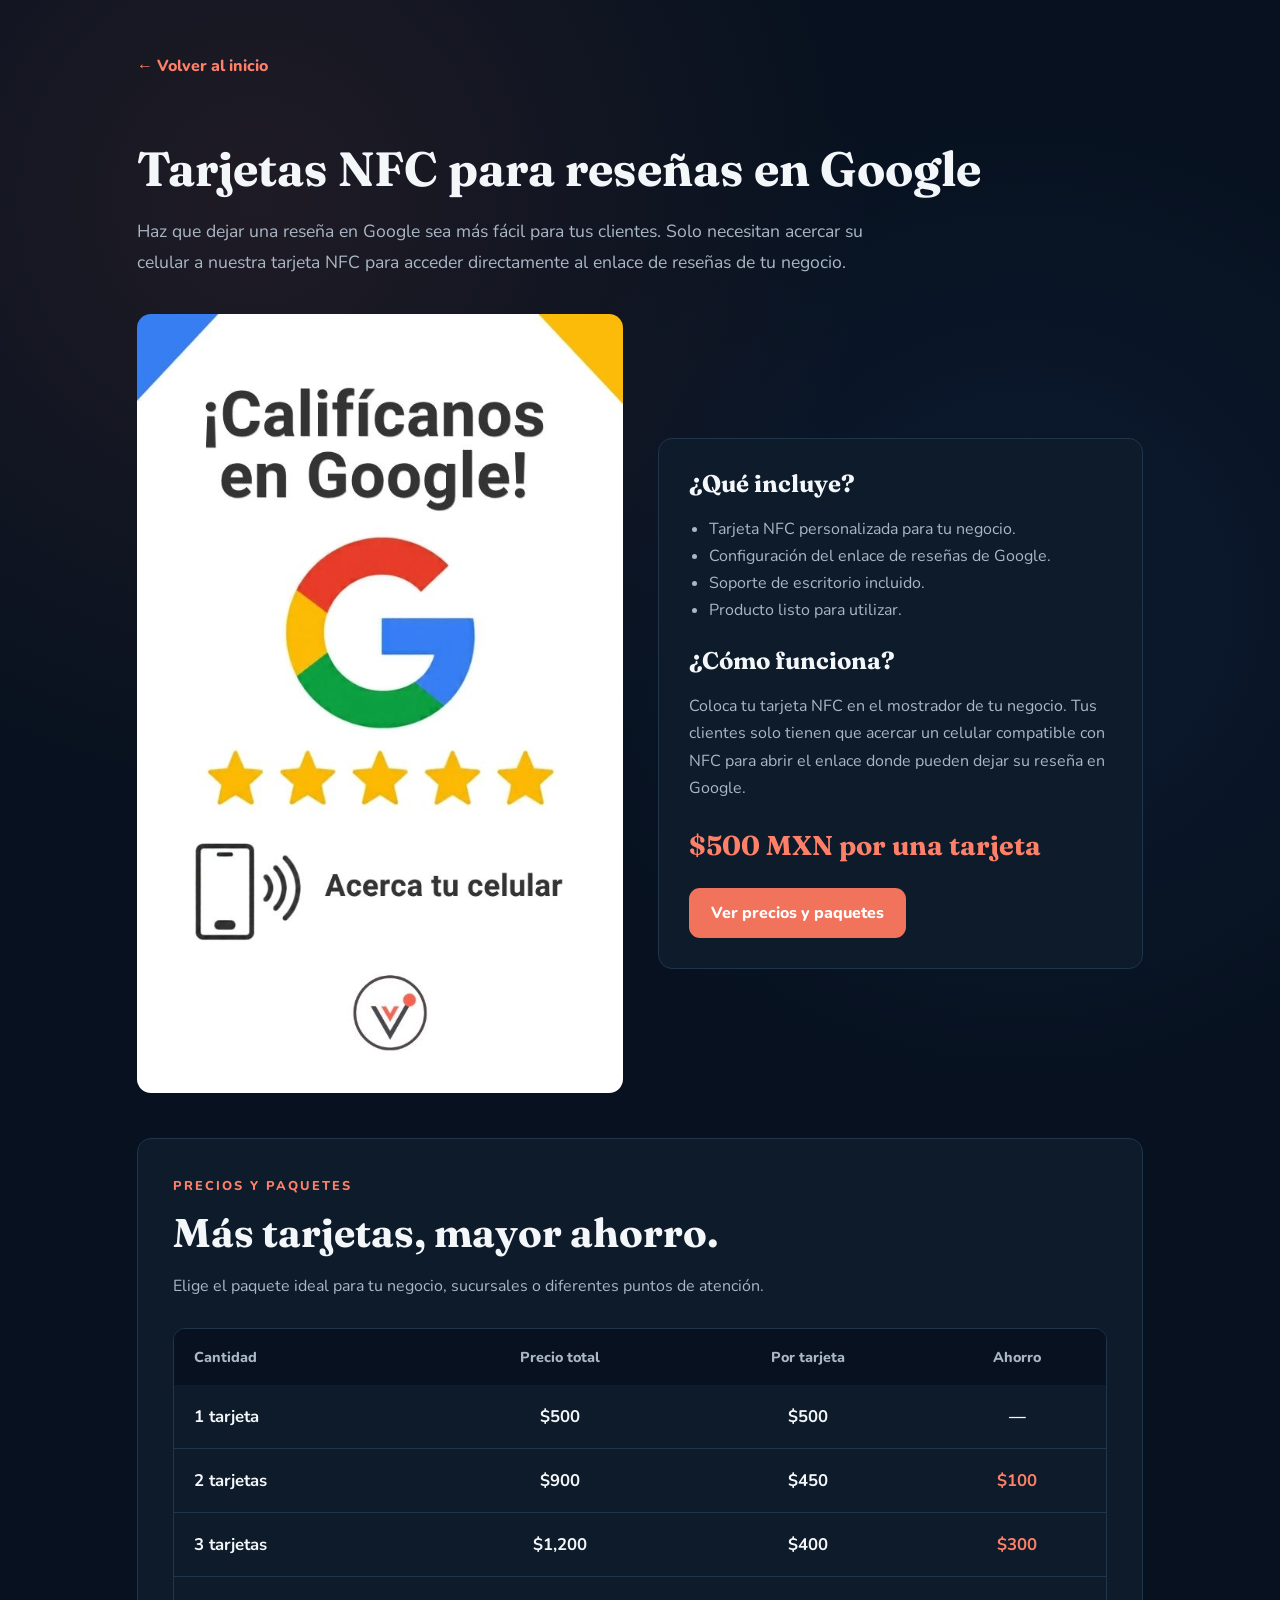
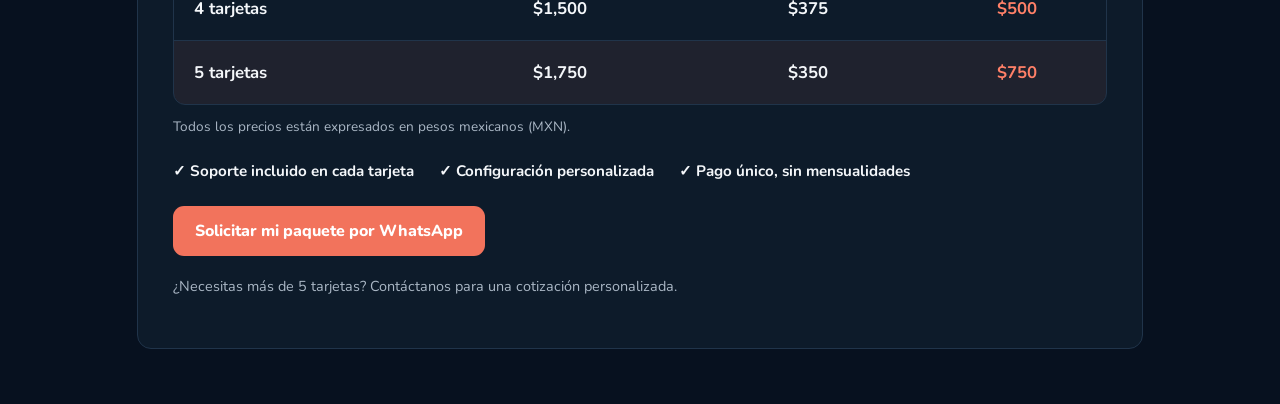
<file: nfc.html>
<!DOCTYPE html>
<html lang="es">
<head>
  <meta charset="UTF-8">
  <meta name="viewport" content="width=device-width, initial-scale=1.0">
  <title>Tarjetas NFC | Visible</title>
  <link rel="stylesheet" href="nfc.css">
</head>

<body>

  <main class="detalle-servicio">

    <a href="index.html" class="volver">← Volver al inicio</a>

    <h1>Tarjetas NFC para reseñas en Google</h1>

    <p class="descripcion">
      Haz que dejar una reseña en Google sea más fácil para tus clientes.
      Solo necesitan acercar su celular a nuestra tarjeta NFC
      para acceder directamente al enlace de reseñas de tu negocio.
    </p>

    <section class="contenido-nfc">

      <div>
        <img
          src="img/tarjeta-nfc.jpg"
          alt="Ejemplo de tarjeta NFC para reseñas"
          class="imagen-nfc"
        >
      </div>

      <div class="informacion-nfc">

        <h2>¿Qué incluye?</h2>

        <ul>
          <li>Tarjeta NFC personalizada para tu negocio.</li>
          <li>Configuración del enlace de reseñas de Google.</li>
          <li>Soporte de escritorio incluido.</li>
          <li>Producto listo para utilizar.</li>
        </ul>

        <h2>¿Cómo funciona?</h2>

        <p>
          Coloca tu tarjeta NFC en el mostrador de tu negocio.
          Tus clientes solo tienen que acercar un celular compatible
          con NFC para abrir el enlace donde pueden dejar su reseña en Google.
        </p>

        <p class="precio-nfc">$500 MXN por una tarjeta</p>

        <a class="boton-nfc" href="#paquetes">
          Ver precios y paquetes
        </a>

      </div>

    </section>

    <!-- SECCIÓN DE PRECIOS Y PAQUETES -->

    <section class="paquetes-nfc" id="paquetes">

      <span class="etiqueta-paquetes">PRECIOS Y PAQUETES</span>

      <h2>Más tarjetas, mayor ahorro.</h2>

      <p class="descripcion-paquetes">
        Elige el paquete ideal para tu negocio, sucursales
        o diferentes puntos de atención.
      </p>

      <div class="tabla-contenedor">

        <table class="tabla-precios">

          <thead>
            <tr>
              <th>Cantidad</th>
              <th>Precio total</th>
              <th>Por tarjeta</th>
              <th>Ahorro</th>
            </tr>
          </thead>

          <tbody>
            <tr>
              <td>1 tarjeta</td>
              <td>$500</td>
              <td>$500</td>
              <td>—</td>
            </tr>

            <tr>
              <td>2 tarjetas</td>
              <td>$900</td>
              <td>$450</td>
              <td class="ahorro">$100</td>
            </tr>

            <tr>
              <td>3 tarjetas</td>
              <td>$1,200</td>
              <td>$400</td>
              <td class="ahorro">$300</td>
            </tr>

            <tr>
              <td>4 tarjetas</td>
              <td>$1,500</td>
              <td>$375</td>
              <td class="ahorro">$500</td>
            </tr>

            <tr class="mejor-ahorro">
              <td>5 tarjetas</td>
              <td>$1,750</td>
              <td>$350</td>
              <td class="ahorro">$750</td>
            </tr>
          </tbody>

        </table>

      </div>

      <p class="nota-precios">
        Todos los precios están expresados en pesos mexicanos (MXN).
      </p>

      <div class="beneficios-paquetes">
        <span>✓ Soporte incluido en cada tarjeta</span>
        <span>✓ Configuración personalizada</span>
        <span>✓ Pago único, sin mensualidades</span>
      </div>

      <a
        class="boton-nfc"
        href="https://wa.me/524492594277?text=Hola%2C%20me%20interesa%20un%20paquete%20de%20tarjetas%20NFC%20de%20Visible."
        target="_blank"
        rel="noopener noreferrer"
      >
        Solicitar mi paquete por WhatsApp
      </a>

      <p class="cotizacion-paquetes">
        ¿Necesitas más de 5 tarjetas?
        Contáctanos para una cotización personalizada.
      </p>

    </section>

  </main>

</body>
</html>
</file>
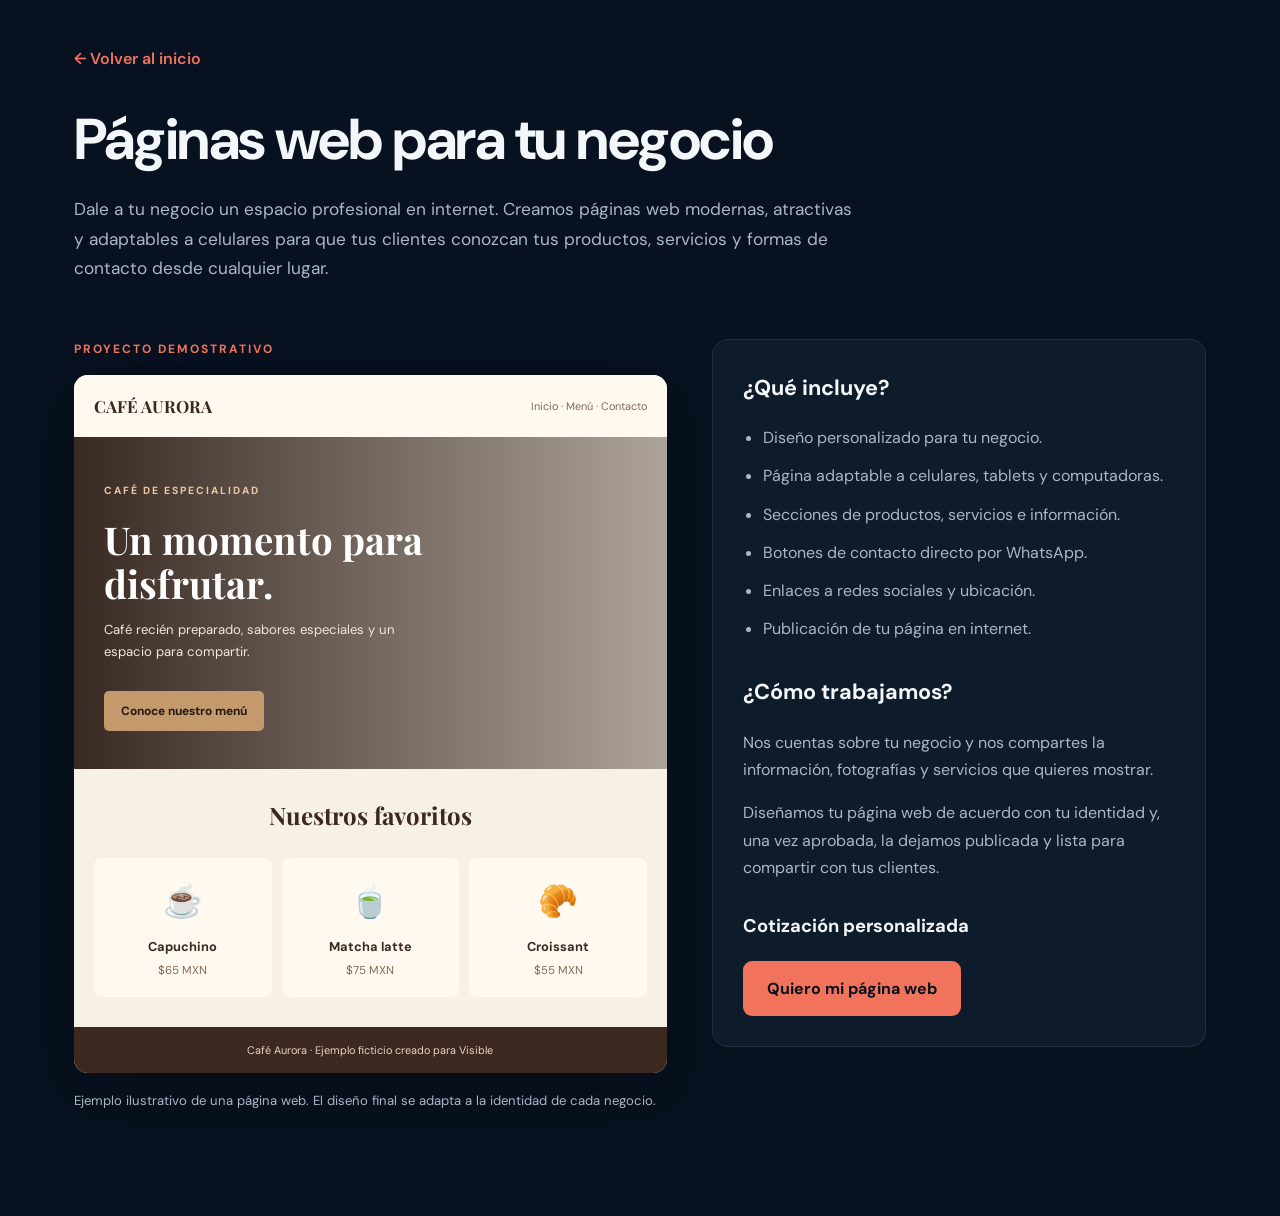
<file: paginas-web.html>
<!DOCTYPE html>
<html lang="es">
<head>
  <meta charset="UTF-8">
  <meta name="viewport" content="width=device-width, initial-scale=1.0">
  <title>Páginas web para negocios | Visible</title>
  <link rel="stylesheet" href="paginas-web.css">
</head>

<body>

  <main class="detalle-servicio">

    <a href="index.html" class="volver">← Volver al inicio</a>

    <h1>Páginas web para tu negocio</h1>

    <p class="descripcion">
      Dale a tu negocio un espacio profesional en internet.
      Creamos páginas web modernas, atractivas y adaptables
      a celulares para que tus clientes conozcan tus productos,
      servicios y formas de contacto desde cualquier lugar.
    </p>

    <section class="contenido-web">

      <div class="ejemplo-web">

        <p class="etiqueta-ejemplo">PROYECTO DEMOSTRATIVO</p>

        <div class="sitio-demo">
          <div class="demo-nav">
            <span class="demo-logo">CAFÉ AURORA</span>
            <span class="demo-menu">Inicio · Menú · Contacto</span>
          </div>

          <div class="demo-hero">
            <div class="demo-contenido">
              <span class="demo-subtitulo">CAFÉ DE ESPECIALIDAD</span>
              <h2>Un momento para disfrutar.</h2>
              <p>
                Café recién preparado, sabores especiales
                y un espacio para compartir.
              </p>
              <span class="demo-boton">Conoce nuestro menú</span>
            </div>
          </div>

          <div class="demo-productos">
            <h3>Nuestros favoritos</h3>

            <div class="demo-grid">
              <div class="demo-producto">
                <span>☕</span>
                <h4>Capuchino</h4>
                <p>$65 MXN</p>
              </div>

              <div class="demo-producto">
                <span>🍵</span>
                <h4>Matcha latte</h4>
                <p>$75 MXN</p>
              </div>

              <div class="demo-producto">
                <span>🥐</span>
                <h4>Croissant</h4>
                <p>$55 MXN</p>
              </div>
            </div>
          </div>

          <div class="demo-footer">
            Café Aurora · Ejemplo ficticio creado para Visible
          </div>
        </div>

        <p class="nota-demo">
          Ejemplo ilustrativo de una página web.
          El diseño final se adapta a la identidad de cada negocio.
        </p>

      </div>

      <div class="informacion-web">

        <h2>¿Qué incluye?</h2>

        <ul>
          <li>Diseño personalizado para tu negocio.</li>
          <li>Página adaptable a celulares, tablets y computadoras.</li>
          <li>Secciones de productos, servicios e información.</li>
          <li>Botones de contacto directo por WhatsApp.</li>
          <li>Enlaces a redes sociales y ubicación.</li>
          <li>Publicación de tu página en internet.</li>
        </ul>

        <h2>¿Cómo trabajamos?</h2>

        <p>
          Nos cuentas sobre tu negocio y nos compartes
          la información, fotografías y servicios que
          quieres mostrar.
        </p>

        <p>
          Diseñamos tu página web de acuerdo con tu
          identidad y, una vez aprobada, la dejamos
          publicada y lista para compartir con tus clientes.
        </p>

        <p class="precio-web">Cotización personalizada</p>

        <a
          class="boton-web"
          href="https://wa.me/524492594277?text=Hola%2C%20me%20interesa%20tener%20una%20p%C3%A1gina%20web%20para%20mi%20negocio.%20%C2%BFPodr%C3%ADan%20darme%20una%20cotizaci%C3%B3n%3F"
          target="_blank"
          rel="noopener noreferrer"
        >
          Quiero mi página web
        </a>

      </div>

    </section>

  </main>

</body>
</html>
</file>
<file: nfc.css>
@import url('https://fonts.googleapis.com/css2?family=Fraunces:wght@500;700;900&family=Nunito:wght@400;600;700;800&display=swap');

:root {
  --cream: #07111F;
  --panel: #0D1B2A;
  --ink: #F4F7FA;
  --ink-soft: #AAB7C5;
  --coral: #F2735C;
  --coral-deep: #FF8068;
  --line: #20344A;
}

* {
  box-sizing: border-box;
}

html {
  scroll-behavior: smooth;
}

body {
  margin: 0;
  min-height: 100vh;
  background:
    radial-gradient(circle at 20% 10%, rgba(242,115,92,.10), transparent 30%),
    radial-gradient(circle at 80% 30%, rgba(80,140,255,.08), transparent 30%),
    var(--cream);
  color: var(--ink);
  font-family: 'Nunito', sans-serif;
}

/* ESTILOS ORIGINALES */

.detalle-servicio {
  max-width: 1050px;
  margin: 55px auto;
  padding: 0 22px;
}

.volver {
  display: inline-block;
  margin-bottom: 30px;
  color: var(--coral-deep);
  text-decoration: none;
  font-weight: 800;
}

.volver:hover {
  color: var(--ink);
}

.detalle-servicio h1,
.informacion-nfc h2 {
  font-family: 'Fraunces', serif;
  color: var(--ink);
}

.detalle-servicio h1 {
  font-size: clamp(2rem, 5vw, 3rem);
  margin-bottom: 15px;
}

.descripcion {
  font-size: 1.1rem;
  line-height: 1.8;
  max-width: 750px;
  margin-bottom: 35px;
  color: var(--ink-soft);
}

.contenido-nfc {
  display: grid;
  grid-template-columns: 1fr 1fr;
  gap: 35px;
  align-items: center;
}

.imagen-nfc {
  display: block;
  width: 100%;
  border-radius: 14px;
  background: var(--panel);
}

.informacion-nfc {
  background: var(--panel);
  padding: 30px;
  border-radius: 14px;
  border: 1px solid var(--line);
}

.informacion-nfc h2 {
  margin: 0 0 18px;
}

.informacion-nfc ul {
  padding-left: 20px;
  line-height: 2;
  margin-bottom: 22px;
}

.informacion-nfc li,
.informacion-nfc p {
  color: var(--ink-soft);
  line-height: 1.7;
}

.precio-nfc {
  font-family: 'Fraunces', serif;
  font-size: 1.7rem;
  font-weight: 700;
  margin: 20px 0;
  color: var(--coral-deep) !important;
}

.boton-nfc {
  display: inline-block;
  background: var(--coral);
  color: #fff;
  padding: 14px 22px;
  border-radius: 11px;
  text-decoration: none;
  font-weight: 800;
  transition: transform .3s ease, box-shadow .3s ease;
}

.boton-nfc:hover {
  transform: translateY(-3px);
  box-shadow: 0 8px 25px rgba(242,115,92,.35);
}

/* NUEVA SECCION DE PRECIOS Y PAQUETES */

.paquetes-nfc {
  margin-top: 45px;
  padding: 35px;
  background: var(--panel);
  border: 1px solid var(--line);
  border-radius: 14px;
  scroll-margin-top: 25px;
}

.etiqueta-paquetes {
  color: var(--coral-deep);
  font-size: .8rem;
  font-weight: 800;
  letter-spacing: 2px;
}

.paquetes-nfc h2 {
  font-family: 'Fraunces', serif;
  font-size: clamp(1.8rem, 4vw, 2.5rem);
  margin: 12px 0;
  color: var(--ink);
}

.descripcion-paquetes {
  color: var(--ink-soft);
  line-height: 1.7;
  margin-bottom: 28px;
}

.tabla-contenedor {
  overflow-x: auto;
  border: 1px solid var(--line);
  border-radius: 12px;
}

.tabla-precios {
  width: 100%;
  border-collapse: collapse;
  text-align: center;
}

.tabla-precios th {
  background: var(--cream);
  color: var(--ink-soft);
  font-size: .9rem;
  font-weight: 800;
  padding: 18px 12px;
}

.tabla-precios td {
  padding: 20px 12px;
  border-bottom: 1px solid var(--line);
  font-size: 1.05rem;
  font-weight: 700;
  white-space: nowrap;
}

.tabla-precios th:first-child,
.tabla-precios td:first-child {
  text-align: left;
  padding-left: 20px;
}

.tabla-precios tbody tr:last-child td {
  border-bottom: none;
}

.tabla-precios tbody tr:hover {
  background: rgba(255,255,255,.03);
}

.ahorro {
  color: var(--coral-deep);
  font-weight: 800;
}

.mejor-ahorro {
  background: rgba(242,115,92,.08);
}

.nota-precios {
  font-size: .85rem;
  color: var(--ink-soft);
  margin-top: 12px;
}

.beneficios-paquetes {
  display: flex;
  flex-wrap: wrap;
  gap: 12px 25px;
  margin: 25px 0;
}

.beneficios-paquetes span {
  color: var(--ink);
  font-size: .95rem;
  font-weight: 700;
}

.cotizacion-paquetes {
  color: var(--ink-soft);
  font-size: .9rem;
  line-height: 1.7;
  margin-top: 18px;
}

/* DISEÑO PARA CELULARES */

@media (max-width: 700px) {

  .detalle-servicio {
    margin: 30px auto;
  }

  .contenido-nfc {
    grid-template-columns: 1fr;
  }

  .informacion-nfc {
    padding: 22px;
  }

  .paquetes-nfc {
    margin-top: 30px;
    padding: 20px;
  }

  .tabla-precios th,
  .tabla-precios td {
    padding: 14px 8px;
    font-size: .85rem;
  }

  .tabla-precios th:first-child,
  .tabla-precios td:first-child {
    padding-left: 10px;
  }

  .beneficios-paquetes {
    flex-direction: column;
  }

  .paquetes-nfc .boton-nfc {
    display: block;
    text-align: center;
  }

}
</file>
<file: paginas-web.css>
@import url('https://fonts.googleapis.com/css2?family=DM+Sans:wght@400;500;600;700&family=Playfair+Display:wght@500;600;700&display=swap');

:root {
  --fondo: #07111F;
  --panel: #0D1B2A;
  --coral: #F2735C;
  --blanco: #F4F7FA;
  --gris: #AAB7C5;
}

* {
  box-sizing: border-box;
}

body {
  margin: 0;
  background: var(--fondo);
  color: var(--blanco);
  font-family: 'DM Sans', sans-serif;
  line-height: 1.7;
}

.detalle-servicio {
  max-width: 1180px;
  margin: auto;
  padding: 45px 24px 90px;
}

.volver {
  display: inline-block;
  color: var(--coral);
  text-decoration: none;
  font-weight: 600;
  margin-bottom: 35px;
}

.volver:hover {
  text-decoration: underline;
}

h1 {
  font-size: clamp(2.2rem, 5vw, 3.6rem);
  line-height: 1.15;
  letter-spacing: -1.5px;
  margin: 0 0 22px;
}

.descripcion {
  max-width: 780px;
  color: var(--gris);
  font-size: 1.08rem;
  margin-bottom: 55px;
}

.contenido-web {
  display: grid;
  grid-template-columns: 1.2fr 1fr;
  gap: 45px;
  align-items: start;
}

.ejemplo-web {
  min-width: 0;
}

.etiqueta-ejemplo {
  color: var(--coral);
  font-size: 0.75rem;
  font-weight: 700;
  letter-spacing: 2px;
  margin: 0 0 16px;
}

.sitio-demo {
  background: #F7F0E5;
  color: #3B291F;
  border-radius: 14px;
  overflow: hidden;
  box-shadow: 0 20px 60px rgba(0, 0, 0, 0.25);
}

.demo-nav {
  display: flex;
  align-items: center;
  justify-content: space-between;
  gap: 12px;
  padding: 17px 20px;
  background: #FFF9F0;
}

.demo-logo {
  font-family: 'Playfair Display', serif;
  font-size: 1.05rem;
  font-weight: 700;
}

.demo-menu {
  font-size: 0.68rem;
  color: #806958;
  white-space: nowrap;
}

.demo-hero {
  min-height: 300px;
  display: flex;
  align-items: center;
  padding: 38px 30px;
  background:
    linear-gradient(90deg, rgba(35, 20, 13, 0.9), rgba(35, 20, 13, 0.35)),
    url('https://images.unsplash.com/photo-1442512595331-e89e73853f31?w=1200&q=85')
    center/cover;
  color: white;
}

.demo-contenido {
  max-width: 330px;
}

.demo-subtitulo {
  color: #EBC9A5;
  font-size: 0.65rem;
  font-weight: 700;
  letter-spacing: 2px;
}

.demo-contenido h2 {
  font-family: 'Playfair Display', serif;
  font-size: clamp(1.8rem, 3vw, 2.5rem);
  line-height: 1.15;
  margin: 14px 0;
}

.demo-contenido p {
  font-size: 0.82rem;
  color: #F1E7DC;
}

.demo-boton {
  display: inline-block;
  margin-top: 14px;
  padding: 10px 17px;
  background: #C49A6C;
  color: #25180F;
  border-radius: 5px;
  font-size: 0.75rem;
  font-weight: 700;
}

.demo-productos {
  padding: 26px 20px 30px;
  text-align: center;
}

.demo-productos h3 {
  font-family: 'Playfair Display', serif;
  font-size: 1.5rem;
  margin: 0 0 22px;
}

.demo-grid {
  display: grid;
  grid-template-columns: repeat(3, minmax(0, 1fr));
  gap: 10px;
}

.demo-producto {
  background: #FFF9F0;
  border-radius: 8px;
  padding: 16px 7px;
}

.demo-producto span {
  font-size: 2rem;
}

.demo-producto h4 {
  font-size: 0.8rem;
  margin: 8px 0 3px;
}

.demo-producto p {
  font-size: 0.72rem;
  margin: 0;
  color: #856A55;
}

.demo-footer {
  background: #3B291F;
  color: #E8D5C1;
  padding: 14px;
  text-align: center;
  font-size: 0.68rem;
}

.nota-demo {
  color: var(--gris);
  font-size: 0.82rem;
  margin-top: 17px;
}

.informacion-web {
  background: var(--panel);
  border: 1px solid rgba(255,255,255,0.08);
  border-radius: 16px;
  padding: 30px;
}

.informacion-web h2 {
  font-size: 1.35rem;
  margin: 0 0 18px;
}

.informacion-web h2:not(:first-child) {
  margin-top: 32px;
}

.informacion-web ul {
  padding-left: 20px;
  color: var(--gris);
}

.informacion-web li {
  margin-bottom: 11px;
}

.informacion-web p {
  color: var(--gris);
}

.precio-web {
  color: var(--blanco) !important;
  font-size: 1.15rem;
  font-weight: 700;
  margin-top: 30px;
}

.boton-web {
  display: inline-block;
  padding: 14px 24px;
  border-radius: 9px;
  background: var(--coral);
  color: #07111F;
  font-weight: 700;
  text-decoration: none;
  transition: transform 0.2s, background 0.2s;
}

.boton-web:hover {
  background: #FF8068;
  transform: translateY(-2px);
}

@media (max-width: 850px) {
  .contenido-web {
    grid-template-columns: 1fr;
  }

  .detalle-servicio {
    padding: 28px 18px 60px;
  }

  .descripcion {
    margin-bottom: 35px;
  }
}

@media (max-width: 420px) {
  .informacion-web {
    padding: 22px;
  }

  .demo-nav {
    padding: 14px 12px;
  }

  .demo-logo {
    font-size: 0.85rem;
  }

  .demo-menu {
    font-size: 0.55rem;
  }

  .demo-hero {
    min-height: 260px;
    padding: 25px 20px;
  }

  .demo-grid {
    gap: 6px;
  }

  .demo-producto {
    padding: 12px 4px;
  }

  .demo-producto h4 {
    font-size: 0.7rem;
  }
}
</file>
